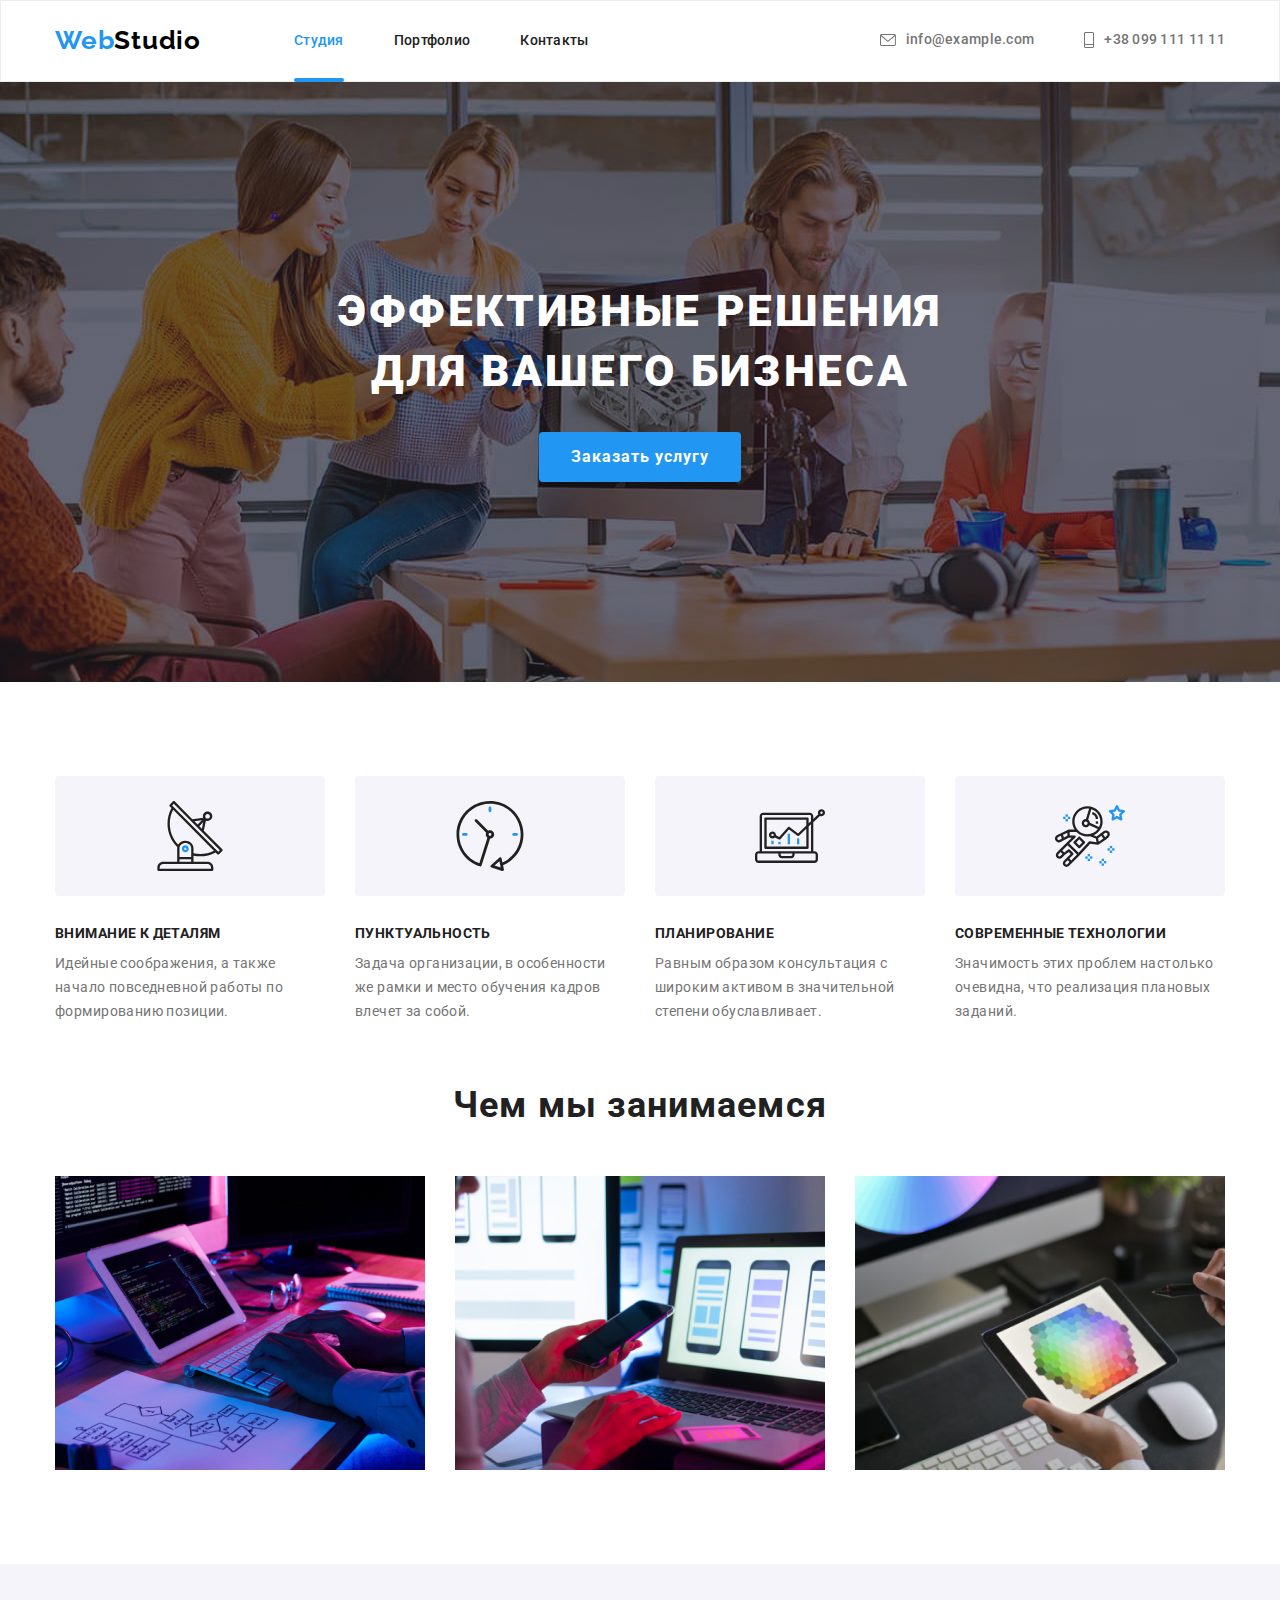
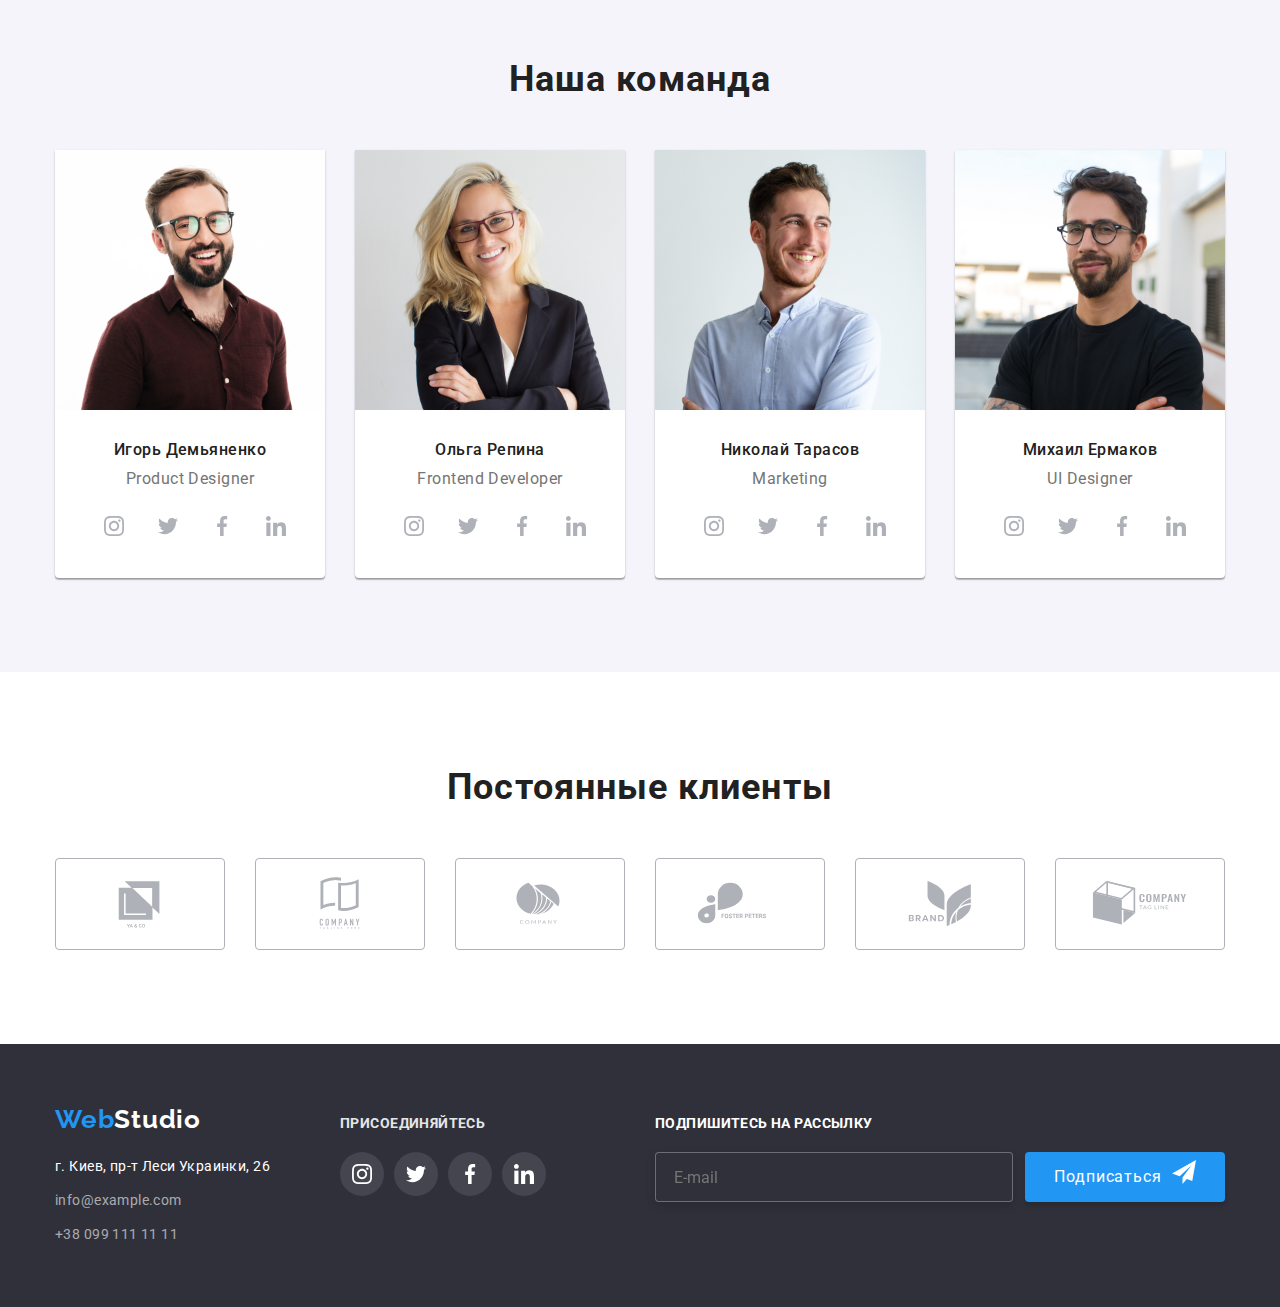
<file: index.html>
<!DOCTYPE html>
<html lang="ru">
  <head>
    <meta charset="UTF-8" />
    <meta http-equiv="X-UA-Compatible" content="IE=edge" />
    <meta name="viewport" content="width=device-width, initial-scale=1.0" />
    <link rel="preconnect" href="https://fonts.googleapis.com">
<link rel="preconnect" href="https://fonts.gstatic.com" crossorigin>
<link href="https://fonts.googleapis.com/css2?family=Raleway:wght@700&family=Roboto:wght@400;500;700;900&display=swap" rel="stylesheet">
<link rel="stylesheet" href="./css/modern-normalize.css" />
<link rel="stylesheet" href="./css/styles.css">

    <title>Document</title>
  </head>
  <body>
    <header class="header-home">
      <div class="container">
      <a class="header-home-logo" href="./WebStudio">Web<span class="logo-span">Studio</span> </a>

      <nav class="header-home-nav">
        <ul class="header-home-link">
          <li class="header-home-link-links"><a class="header-home-a active active-current" href="./index.html">Студия</a></li>
          <li class="header-home-link-links"><a class="header-home-a" href="./portfolio.html">Портфолио</a></li>
          <li class="header-home-link-links"><a class="header-home-a" href="./">Контакты</a></li>
        </ul>
      </nav>
      <ul class="header-home-contact">
        <li class="header-home-contacnlink">
         
          <a class="header-home-tel" href="mail:info@example.com">
            <svg class="mail-iconssvg" width="16" height="12">
              <use href="./images/icons.svg#icon-envelope-hover"></use>
            </svg>
            info@example.com</a></li>
        <li class="header-home-contacnlink">
         
          <a  class="header-home-tel" href="tel:+380991111111">
            <svg class="tel-iconssvg" width="10" height="16">
              <use href="./images/icons.svg#icon-Vector"></use>
            </svg>
            +38 099 111 11 11</a></li>
      </ul>
      </div>
    </header>
    
    <!--секция-->
   <main>
     <section class="section-home-button">
       <div class="container">
         
      <h1 class="section-home-button-logo button-logo">Эффективные решения для вашего бизнеса</h1>
      <button class="sec-home-button" type="button" data-modal-open>Заказать услугу</button>
      </div>
    </section>
      <section class="section-one section">
        <div class="container">
        
           <h2 hidden>Эффективные решения для вашего бизнеса</h2>
           
      <ul class="section-one-list home-one-ikons ">
       
        <li class="section-one-list-link one-ikons">
          <div class="oneicon">
             <svg class="one-link-icon" width="70" height="70">
              <use href="./images/icons.svg#icon-antenna-1"></use>
             </svg>
             </div>
          <h3 class="section-one-logo">Внимание к деталям</h3>
          <p class="section-one-text">
            Идейные соображения, а также начало повседневной работы по
            формированию позиции.
          </p>
        </li>
        <li class="section-one-list-link one-ikons">
            <div class="oneicon">
             <svg class="one-link-icon" width="70" height="70">
              <use href="./images/icons.svg#icon-clock-1"></use>
             </svg>
             </div>
          <h3 class="section-one-logo">Пунктуальность</h3>
          <p class="section-one-text">
            Задача организации, в особенности же рамки и место обучения кадров
            влечет за собой.
          </p>
        </li>
        <li class="section-one-list-link one-ikons">
           <div class="oneicon">
             <svg class="one-link-icon" width="70" height="70">
              <use href="./images/icons.svg#icon-diagram-1"></use>
             </svg>
             </div>
          <h3 class="section-one-logo">Планирование</h3>
          <p class="section-one-text">
            Равным образом консультация с широким активом в значительной степени
            обуславливает.
          </p>
        </li>
        <li class="section-one-list-link one-ikons">
          <div class="oneicon">
             <svg class="one-link-icon" width="70" height="70">
              <use href="./images/icons.svg#icon-astronaut-1"></use>
             </svg>
             </div>
          <h3 class="section-one-logo">Современные технологии</h3>
          <p class="section-one-text">
            Значимость этих проблем настолько очевидна, что реализация плановых
            заданий.
          </p>
        </li>
      </ul>
      </div>
    </section>

    <!--секция с фото-->
    <section class="home-photo section">
      <div class="container">
      <h2 class="home-photo-logo">Чем мы занимаемся</h2>
      <ul class="home-photo-link">
        <li class="home-photo-lins">
          <img
            src="./images/rabota1.jpg"
            alt="разработка придлжений"
            width="370"
            height="294"
          />
        </li>
        <li class="home-photo-lins">
          <img
            src="./images/rabota2.jpg"
            alt="разработка придлжений"
            width="370"
            height="294"
          />
        </li>
        <li class="home-photo-lins">
          <img
            src="./images/rabota3.jpg"
            alt="разработка придлжений"
            width="370"
            height="294"
          />
        </li>
      </ul>
      </div>
    </section>
    <!-- секция наша команда-->
    <section class="team section">
      <div class="container">
      <h2 class="team-logo">Наша команда</h2>
      <ul class="team-link">
        <li class="team-lins">
         
          <img src="./images/geroi.jpg" alt="команда" width="270" height="260" />
           <div class="padding-team">
          <h3 class="team-mini-logo">Игорь Демьяненко</h3>
          <p class="team-text" lang="en">Product Designer</p>
          <ul class="team-list list">
            <li class="team-icon"><a href="" class="team-list-a link">
              <svg class="tem-logo" width="20" height="20">
                <use href="./images/icons.svg#icon-instagram-2"></use>
            
              </svg>
            </a></li>
            <li class="team-icon"><a href="" class="team-list-a link">
              <svg class="tem-logo" width="20" height="20">
                <use href="./images/icons.svg#icon-twitter-1"></use>

              </svg>
            </a></li>
            <li class="team-icon"><a href="" class="team-list-a link">
              <svg class="tem-logo" width="20" height="20">
               <use href="./images/icons.svg#icon-facebook-1"></use>

              </svg>
            </a></li>
            <li class="team-icon"><a href="" class="team-list-a link">
              <svg class="tem-logo" width="20" height="20">
                <use href="./images/icons.svg#icon-linkedin-1"></use>
              </svg>
            </a></li>
          </ul>
          </div>
        </li>

        <li class="team-lins">
         
          <img
            src="./images/geroi1.jpg"
            alt="команда"
            width="270"
            height="260"
          />
           <div class="padding-team">
          <h3 class="team-mini-logo">Ольга Репина</h3>
          <p class="team-text" lang="en">Frontend Developer</p>
          <ul class="team-list list">
            <li class="team-icon"><a href="" class="team-list-a link">
              <svg class="tem-logo" width="20" height="20">
                <use href="./images/icons.svg#icon-instagram-2"></use>
            
              </svg>
            </a></li>
            <li class="team-icon"><a href="" class="team-list-a link">
              <svg class="tem-logo" width="20" height="20">
                <use href="./images/icons.svg#icon-twitter-1"></use>

              </svg>
            </a></li>
            <li class="team-icon"><a href="" class="team-list-a link">
              <svg class="tem-logo" width="20" height="20">
               <use href="./images/icons.svg#icon-facebook-1"></use>

              </svg>
            </a></li>
            <li class="team-icon"><a href="" class="team-list-a link">
              <svg class="tem-logo" width="20" height="20">
                <use href="./images/icons.svg#icon-linkedin-1"></use>
              </svg>
            </a></li>
          </ul>
          </div>
        </li>

        <li class="team-lins">
          
          <img
            src="./images/geroi2.jpg"
            alt="команда"
            width="270"
            height="260"
          />
          <div class="padding-team">
          <h3 class="team-mini-logo">Николай Тарасов</h3>
          <p class="team-text" lang="en">Marketing</p>
           <ul class="team-list list">
            <li class="team-icon"><a href="" class="team-list-a link">
              <svg class="tem-logo" width="20" height="20">
                <use href="./images/icons.svg#icon-instagram-2"></use>
            
              </svg>
            </a></li>
            <li class="team-icon"><a href="" class="team-list-a link">
              <svg class="tem-logo" width="20" height="20">
                <use href="./images/icons.svg#icon-twitter-1"></use>

              </svg>
            </a></li>
            <li class="team-icon"><a href="" class="team-list-a link">
              <svg class="tem-logo" width="20" height="20">
               <use href="./images/icons.svg#icon-facebook-1"></use>

              </svg>
            </a></li>
            <li class="team-icon"><a href="" class="team-list-a link">
              <svg class="tem-logo" width="20" height="20">
                <use href="./images/icons.svg#icon-linkedin-1"></use>
              </svg>
            </a></li>
          </ul>
          </div>
        </li>

        <li class="team-lins">
           
          <img
            src="./images/geroi3.jpg"
            alt="команда"
            width="270"
            height="260"
          />
          <div class="padding-team">
          <h3 class="team-mini-logo">Михаил Ермаков</h3>
          <p class="team-text" lang="en">UI Designer</p>

           <ul class="team-list list">
            <li class="team-icon"><a href="" class="team-list-a link">
              <svg class="tem-logo" width="20" height="20">
                <use href="./images/icons.svg#icon-instagram-2"></use>
            
              </svg>
            </a></li>
            <li class="team-icon"><a href="" class="team-list-a link">
              <svg class="tem-logo" width="20" height="20">
                <use href="./images/icons.svg#icon-twitter-1"></use>

              </svg>
            </a></li>
            <li class="team-icon"><a href="" class="team-list-a link">
              <svg class="tem-logo" width="20" height="20">
               <use href="./images/icons.svg#icon-facebook-1"></use>

              </svg>
            </a></li>
            <li class="team-icon"><a href="" class="team-list-a link">
              <svg class="tem-logo" width="20" height="20">
                <use href="./images/icons.svg#icon-linkedin-1"></use>
              </svg>
            </a></li>
          </ul>
          </div>
        </li>
      </ul>
      </div>
    </section>
    <!--секция новые иконки-->
    <section class="section-icons section">
      <div class="container">

      <h2 class="icons-logo">Постоянные клиенты</h2>
      <ul class="icons-new">
        <li class="icons-list-new">
          <a href="" class="icons-a">
          <svg class="icon-logo-last" width="106" height="60">
            <use href="./images/icons.svg#icon-Logo"></use>
          </svg>
          </a>
        </li>
        <li class="icons-list-new">
          <a href="" class="icons-a">
          <svg class="icon-logo-last" width="106" height="60">
            <use href="./images/icons.svg#icon-Logo-1"></use>
          </svg>
          </a>
        </li>
        <li class="icons-list-new">
          <a href="" class="icons-a">
          <svg class="icon-logo-last" width="106" height="60">
            <use href="./images/icons.svg#icon-Logo-2"></use>
          </svg>
          </a>
        </li>
        <li class="icons-list-new">
          <a href="" class="icons-a">
          <svg class="icon-logo-last" width="106" height="60">
            <use href="./images/icons.svg#icon-Logo-3"></use>
          </svg>
          </a>
        </li>
        <li class="icons-list-new">
         <a href="" class="icons-a">
          <svg class="icon-logo-last" width="106" height="60">
            <use href="./images/icons.svg#icon-Logo-4"></use>
          </svg>
          </a>
        </li>
        <li class="icons-list-new">
         <a href="" class="icons-a">
          <svg class="icon-logo-last" width="106" height="60">
            <use href="./images/icons.svg#icon-Logo-5"></use>
          </svg>
          </a>
        </li>
      </ul>
      </div>


    </section>
   </main>
    <!--концовка-->
    <footer class="footer-home ">
      <section class="section-footer container">
      <div class=" footer-div">
      <a class="footer-home-logo" href="./WebStudio">Web<span class="footer-spen">Studio</span>  </a>
      <address class="footer-home-adress">г. Киев, пр-т Леси Украинки, 26</address>
      <ul class="footer-home-link">
        <li class="footer-home-lins"><a class="footer-home-tel" href="mail:info@example.com">info@example.com</a></li>
        <li class="footer-home-lins"><a class="footer-home-tel" href="tel:+380991111111">+38 099 111 11 11</a></li>
      </ul>
</div>

      
        

        <div class=" section-h2">
      <h2 class="foter-h2">присоединяйтесь</h2>
      

      
        

      
     
     
      
      <ul class="footer-icons">
        
            <li class="footer-icins-li"><a href="" class="footer-icins-a">
              <svg class="footer-icins-logo" width="20" height="20">
                <use href="./images/icons.svg#icon-instagram-3"></use>
            
              </svg>
            </a></li>
            <li class="footer-icins-li"><a href="" class="footer-icins-a">
              <svg class="footer-icins-logo" width="20" height="20">
                <use href="./images/icons.svg#icon-twitter-2"></use>

              </svg>
            </a></li>
            <li class="footer-icins-li"><a href="" class="footer-icins-a">
              <svg class="footer-icins-logo" width="20" height="20">
               <use href="./images/icons.svg#icon-facebook-2"></use>

              </svg>
            </a></li>
            <li class="footer-icins-li"><a href="" class="footer-icins-a">
              <svg class="footer-icins-logo" width="20" height="20">
                <use href="./images/icons.svg#icon-linkedin-2"></use>
              </svg>
            </a></li>
          </ul>
         </div>
        
           <form class="subscription-form">
             <h2 class="footer-label">Подпишитесь на рассылку</h2>
          <div class="subscription-mail-form">
        
         <input type="text" name="mail" id="foter-mail" placeholder="E-mail" class="futer-input">
         <button class="footer-buten" type="submit">Подписаться
          <span>
           <svg class="subscription-icon" width="24" height="24">
                <use href="./images/icons.svg#icon-tele"></use>
              </svg>
          </span>
         </button>
         </div>
         
        

           </form>
        
         
         </section>
         
         
          
         
      
    </footer>
    <div class="backdrop is-hidden " data-modal>
      <div class="modal">
        <button type="button" class="modal-close" data-modal-close>
          <svg class="footer-isins-logo" width="10" height="10">
            <use href="./images/icons.svg#icon-krestik"></use>
          </svg>
        </button>
        
          <p class="modal-title">Оставьте свои данные, мы вам перезвоним</p>
        
        <form class="modal-form">
          <div class="modal-in">
         
          <div class="input-wrap">
          <label class="modal-label" for="user-name">Имя</label>
<input  type="text" name="user-name" class="modal-input" id="user-name" placeholder=""  >
<svg class="imput-svg">
  <use href="./images/icons.svg#icon-person-black-18dp-1" width="18" height="18"></use>
</svg>
          </div>
</div>

 <div class="input-wrap">
         <label class="modal-label" for="user-tel">Телефон</label>
<input type="tel" name="user-tel" class="modal-input" id="user-tel" placeholder="">
<svg class="imput-svg">
  <use href="./images/icons.svg#icon-phone-black-18dp-1" width="18" height="18"></use>
</svg>
</div>


<div class="input-wrap">
<label class="modal-label" for="user-mail">Почта</label>
<input type="email" name="user-mail" class="modal-input" id="user-mail" placeholder="">
<svg class="imput-svg">
  <use href="./images/icons.svg#icon-email-black-18dp-1" width="18" height="18"></use>
</svg>
</div>

<div class="modal-field">
<label class="modal-label" for="user-tex">Комментарий</label>

<textarea name="user-tex" id="user-tex" class="user-tex" placeholder="Введите текст"  ></textarea>

</div>
<div class="model-cgecbox">
  <input class="checkbox visually-hidden" type="checkbox" name="checkbox" id="checkbox">
  <label class="checkbox-tex" for="checkbox">Соглашаюсь с рассылкой и принимаю&nbsp; <a class="" href="">Условия договора</a>
  </label>
</div>

<button type="submit" class="sec-home-button btm" >Отправить</button>
</form>
        
        


       

  
        

 
        
       


  



      </div>
    </div>
    <script src="./js/modal.js"></script>
  </body>
</html>
</file>
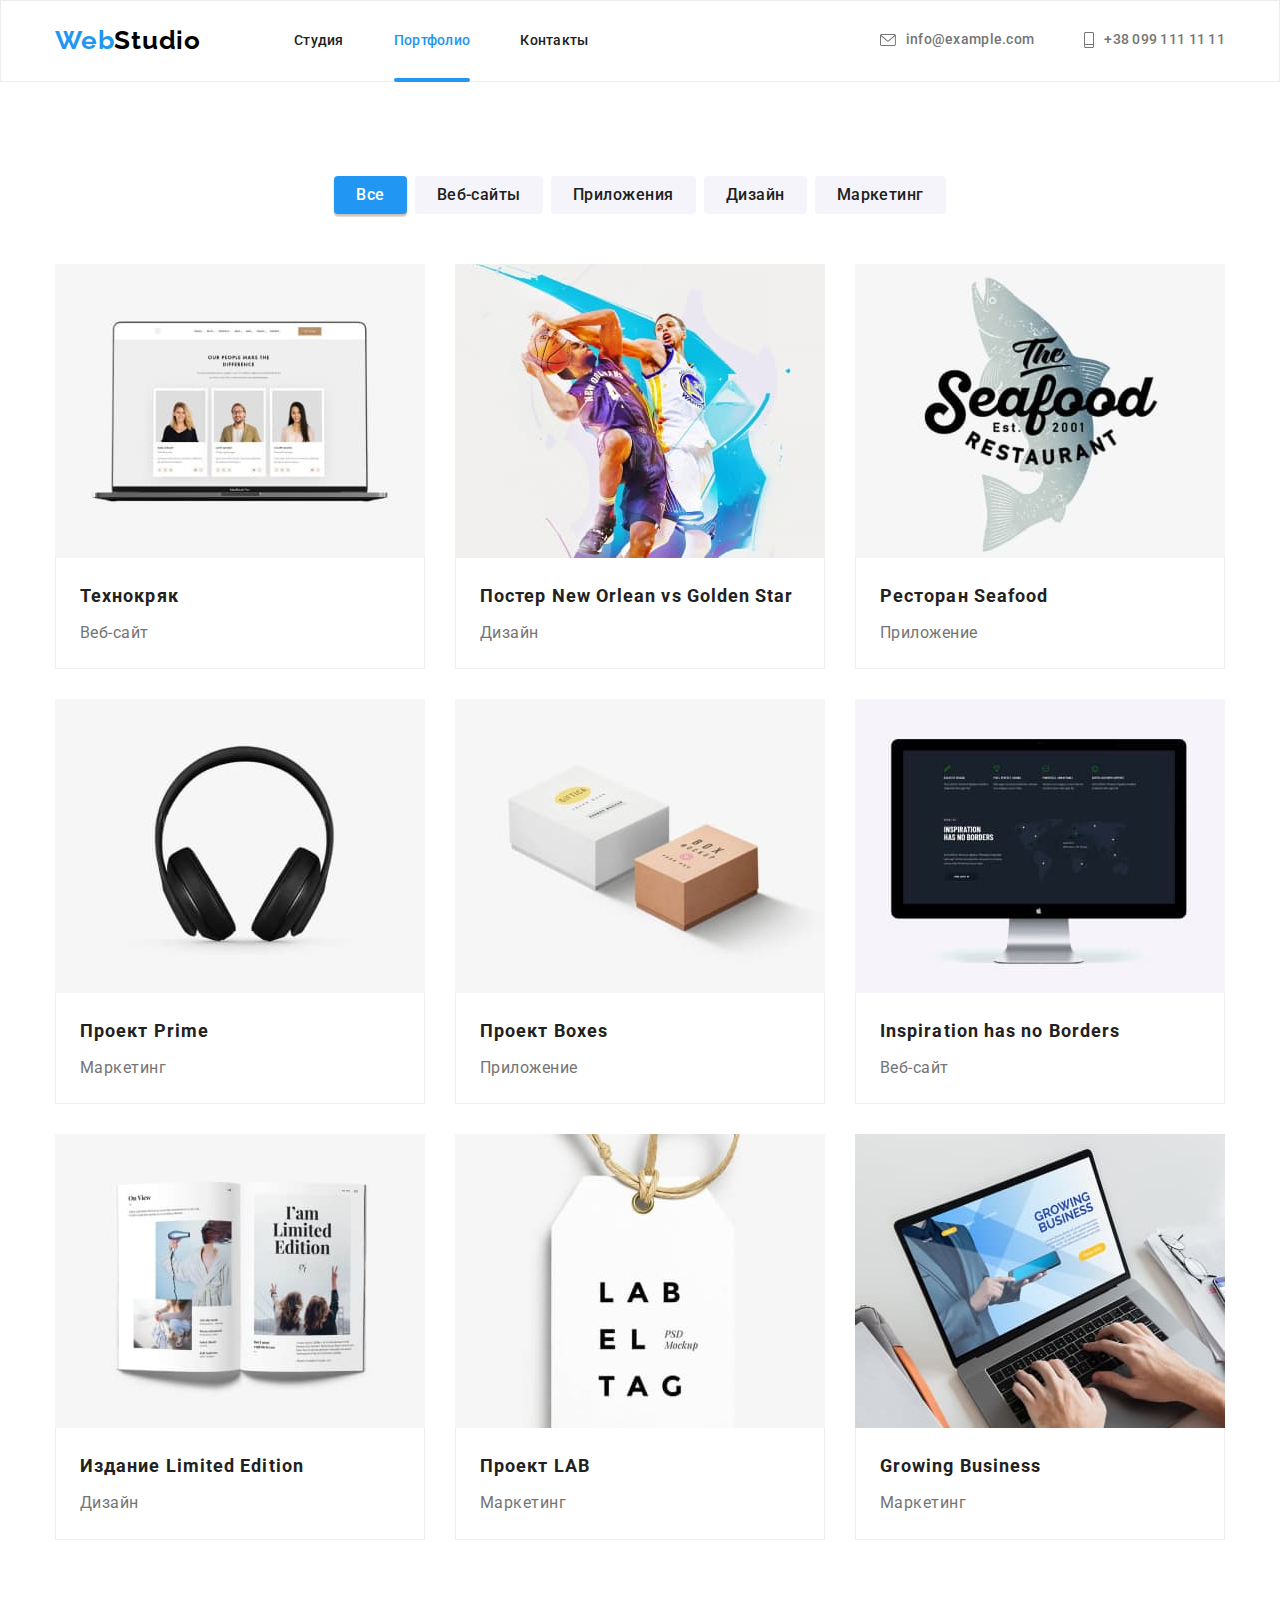
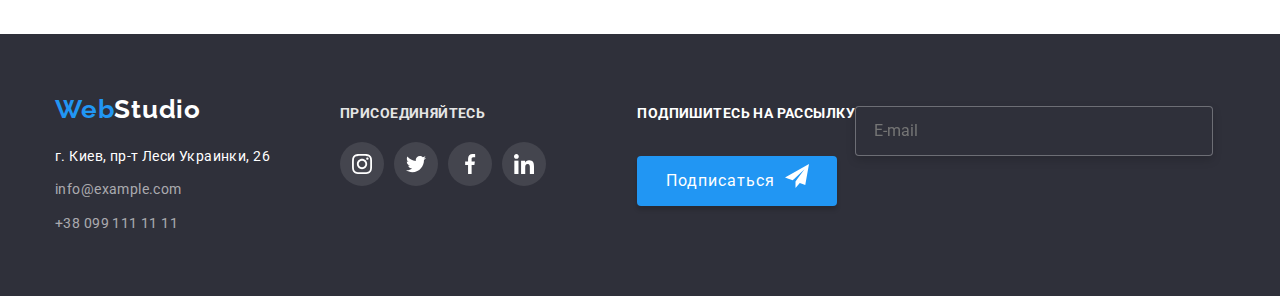
<file: portfolio.html>
<!DOCTYPE html>
<html lang="ru">
<head>
    <meta charset="UTF-8">
    <meta http-equiv="X-UA-Compatible" content="IE=edge">
    <meta name="viewport" content="width=device-width, initial-scale=1.0">
    <link rel="preconnect" href="https://fonts.googleapis.com">
    
<link rel="preconnect" href="https://fonts.gstatic.com" crossorigin>
<link href="https://fonts.googleapis.com/css2?family=Raleway:wght@700&family=Roboto:wght@400;500;700;900&display=swap" rel="stylesheet">
<link rel="stylesheet" href="./css/modern-normalize.css" />
<link rel="stylesheet" href="./css/styles.css">
<title>Document</title>

</head>
<body>
 <header class="header-home">
      <div class="container">
      <a class="header-home-logo" href="./WebStudio">Web<span class="logo-span">Studio</span> </a>

      <nav class="header-home-nav">
        <ul class="header-home-link">
          <li class="header-home-link-links"><a class="header-home-a" href="./index.html">Студия</a></li>
          <li class="header-home-link-links"><a class="header-home-a, active active-current" href="./portfolio.html">Портфолио</a></li>
          <li class="header-home-link-links"><a class="header-home-a" href="./">Контакты</a></li>
        </ul>
      </nav>
      <ul class="header-home-contact">
        <li class="header-home-contacnlink">
         
          <a class="header-home-tel" href="mail:info@example.com">
            <svg class="mail-iconssvg" width="16" height="12">
              <use href="./images/icons.svg#icon-envelope-hover"></use>
            </svg>
            info@example.com</a></li>
        <li class="header-home-contacnlink">
         
          <a  class="header-home-tel" href="tel:+380991111111">
            <svg class="tel-iconssvg" width="10" height="16">
              <use href="./images/icons.svg#icon-Vector"></use>
            </svg>
            +38 099 111 11 11</a></li>
      </ul>
      </div>
    </header>
    <main>
        <section class="section-button section">
            <div class="container">
            <h1 hidden>портфолио</h1>
            
        <ul class="section-ul">
            <li class="section-li"><button class="section-butn active-button" type="button">Все</button></li>
            <li class="section-li"><button class="section-butn" type="button">Веб-сайты</button></li>
            <li class="section-li"><button class="section-butn" type="button">Приложения</button></li>
            <li class="section-li"><button class="section-butn" type="button">Дизайн</button></li>
            <li class="section-li"><button class="section-butn" type="button">Маркетинг</button></li>
        </ul>
        
    
   
        <ul class="section-galeri-ul">
            <li class="section-galeri-list">
              <div class="galeri-top-wrap">
                <img src="./images/images-portfolio/portfolio-1.jpg" alt="портфолио" width="370" height="294">
              <p class="galeri-top-tex">
Ресурс предлагает комплексные предложения с разным уровнем функционала и сервисов. Все это позволит посетителю получить исчерпывающие сведения о компании или частном лице.
              </p>
              </div>
                <div class="galeri-wrapper">
            <h2 class="section-galeri-logo">Технокряк</h2>
            <p class="section-galeri-text">Веб-сайт</p>
            </div>
            </li>
            <li class="section-galeri-list"> <div class="galeri-top-wrap">
                <img src="./images/images-portfolio/portfolio-2.jpg" alt="портфолио" width="370" height="294">
              <p class="galeri-top-tex">
Ресурс предлагает комплексные предложения с разным уровнем функционала и сервисов. Все это позволит посетителю получить исчерпывающие сведения о компании или частном лице.
              </p>
              </div>
                <div class="galeri-wrapper">
                <h2 class="section-galeri-logo">Постер New Orlean vs Golden Star</h2>
                <p class="section-galeri-text">Дизайн</p>
                </div>
                </li>
                <li class="section-galeri-list"> <div class="galeri-top-wrap">
                <img src="./images/images-portfolio/portfolio-3.jpg" alt="портфолио" width="370" height="294">
              <p class="galeri-top-tex">
Ресурс предлагает комплексные предложения с разным уровнем функционала и сервисов. Все это позволит посетителю получить исчерпывающие сведения о компании или частном лице.
              </p>
              </div>
                    <div class="galeri-wrapper">
                    <h2 class="section-galeri-logo">Ресторан Seafood</h2>
                    <p class="section-galeri-text">Приложение</p>
                    </div>
                    </li>
                    <li class="section-galeri-list"> <div class="galeri-top-wrap">
                <img src="./images/images-portfolio/portfolio-4.jpg" alt="портфолио" width="370" height="294">
              <p class="galeri-top-tex">
Ресурс предлагает комплексные предложения с разным уровнем функционала и сервисов. Все это позволит посетителю получить исчерпывающие сведения о компании или частном лице.
              </p>
              </div>
                        <div class="galeri-wrapper">
                        <h2 class="section-galeri-logo">Проект Prime</h2>
                        <p class="section-galeri-text">Маркетинг</p>
                        </div>
                        </li>
                        <li class="section-galeri-list"> <div class="galeri-top-wrap">
                <img src="./images/images-portfolio/portfolio-5.jpg" alt="портфолио" width="370" height="294">
              <p class="galeri-top-tex">
Ресурс предлагает комплексные предложения с разным уровнем функционала и сервисов. Все это позволит посетителю получить исчерпывающие сведения о компании или частном лице.
              </p>
              </div>
                            <div class="galeri-wrapper">
                            <h2 class="section-galeri-logo">Проект Boxes</h2>
                            <p class="section-galeri-text">Приложение</p>
                            </div>
                            </li>
                            <li class="section-galeri-list"> <div class="galeri-top-wrap">
                <img src="./images/images-portfolio/portfolio-6.jpg" alt="портфолио" width="370" height="294">
              <p class="galeri-top-tex">
Ресурс предлагает комплексные предложения с разным уровнем функционала и сервисов. Все это позволит посетителю получить исчерпывающие сведения о компании или частном лице.
              </p>
              </div>
                                <div class="galeri-wrapper">
                                <h2 class="section-galeri-logo" lang="en">Inspiration has no Borders</h2>
                                <p class="section-galeri-text">Веб-сайт</p>
                                </div>
                                </li>
                                <li class="section-galeri-list"> <div class="galeri-top-wrap">
                <img src="./images/images-portfolio/portfolio-7.jpg" alt="портфолио" width="370" height="294">
              <p class="galeri-top-tex">
Ресурс предлагает комплексные предложения с разным уровнем функционала и сервисов. Все это позволит посетителю получить исчерпывающие сведения о компании или частном лице.
              </p>
              </div>
                                    <div class="galeri-wrapper">
                                    <h2 class="section-galeri-logo">Издание Limited Edition</h2>
                                    <p class="section-galeri-text">Дизайн</p>
                                    </div>
                                    </li>
                                    <li class="section-galeri-list"> <div class="galeri-top-wrap">
                <img src="./images/images-portfolio/portfolio-8.jpg" alt="портфолио" width="370" height="294">
              <p class="galeri-top-tex">
Ресурс предлагает комплексные предложения с разным уровнем функционала и сервисов. Все это позволит посетителю получить исчерпывающие сведения о компании или частном лице.
              </p>
              </div>
                                        <div class="galeri-wrapper">
                                        <h2 class="section-galeri-logo">Проект LAB</h2>
                                        <p class="section-galeri-text">Маркетинг</p>
                                        </div>
                                        </li>
                                        <li class="section-galeri-list"> <div class="galeri-top-wrap">
                <img src="./images/images-portfolio/portfolio-9.jpg" alt="портфолио" width="370" height="294">
              <p class="galeri-top-tex">
Ресурс предлагает комплексные предложения с разным уровнем функционала и сервисов. Все это позволит посетителю получить исчерпывающие сведения о компании или частном лице.
              </p>
              </div>
                                            <div class="galeri-wrapper">
                                            <h2 class="section-galeri-logo" lang="en">Growing Business</h2>
                                            <p class="section-galeri-text">Маркетинг</p>
                                            </div>
                                            </li>

        </ul>
        
        </div>
    </section>
    </main>
    <footer class="footer-home ">
      <section class="section-footer container">
      <div class=" footer-div">
      <a class="footer-home-logo" href="./WebStudio">Web<span class="footer-spen">Studio</span>  </a>
      <address class="footer-home-adress">г. Киев, пр-т Леси Украинки, 26</address>
      <ul class="footer-home-link">
        <li class="footer-home-lins"><a class="footer-home-tel" href="mail:info@example.com">info@example.com</a></li>
        <li class="footer-home-lins"><a class="footer-home-tel" href="tel:+380991111111">+38 099 111 11 11</a></li>
      </ul>
</div>

      
        

        <div class=" section-h2">
      <h2 class="foter-h2">присоединяйтесь</h2>
      

      
        

      
     
     
      
      <ul class="footer-icons">
        
            <li class="footer-icins-li"><a href="" class="footer-icins-a">
              <svg class="footer-icins-logo" width="20" height="20">
                <use href="./images/icons.svg#icon-instagram-3"></use>
            
              </svg>
            </a></li>
            <li class="footer-icins-li"><a href="" class="footer-icins-a">
              <svg class="footer-icins-logo" width="20" height="20">
                <use href="./images/icons.svg#icon-twitter-2"></use>

              </svg>
            </a></li>
            <li class="footer-icins-li"><a href="" class="footer-icins-a">
              <svg class="footer-icins-logo" width="20" height="20">
               <use href="./images/icons.svg#icon-facebook-2"></use>

              </svg>
            </a></li>
            <li class="footer-icins-li"><a href="" class="footer-icins-a">
              <svg class="footer-icins-logo" width="20" height="20">
                <use href="./images/icons.svg#icon-linkedin-2"></use>
              </svg>
            </a></li>
          </ul>
         </div>
        
           <form class="subscription-form">
          <div class="subscription-mail-form">

         <label class="footer-label" for="">Подпишитесь на рассылку</label>
         
         <input type="text" name="mail" id="foter-mail" placeholder="E-mail" class="futer-input">
         </div>
         <button class="footer-buten" type="submit">Подписаться
          <span>
           <svg class="subscription-icon" width="24" height="24">
                <use href="./images/icons.svg#icon-tele"></use>
              </svg>
          </span>
         </button>
        

           </form>
        
         
         </section>
         
         
          
         
      
    </footer>
    
</body>
</html>
</file>
<file: css/styles.css>
body {
  font-family: "Roboto", sans-serif;
  color: #e5e5e5;
}

p,
h1,
h2,
h3,
h4,
h5,
h6 {
  margin: 0;
}

ul {
  margin: 0;
  padding-left: 0;
}

button {
  cursor: pointer;
}

a {
  color: currentColor;
}

img {
  display: block;
  max-width: 100%;
  height: auto;
}

.section {
  padding: 94px 0;
}

/*-------шапка главная-------------*/

.header-home {
  padding-top: 24px;
  padding-bottom: 25px;
  border: 1px solid #ececec;
}

.header-home .container {
  display: flex;
  align-items: center;
}
.container {
  width: 1200px;
  padding-left: 15px;
  padding-right: 15px;
  margin: 0 auto;
}
.header-home-logo {
  font-family: "Raleway";

  font-weight: 700;
  font-size: 26px;
  line-height: 1.19;
  letter-spacing: 0.03em;

  color: #2196f3;
  text-decoration: none;
  display: flex;
  margin-right: 93px;
}

.logo-span {
  color: #000000;
}

.header-home-link {
  list-style: none;
  text-decoration: none;

  font-weight: 500;
  font-size: 14px;
  line-height: 16px;
  letter-spacing: 0.02em;

  color: #212121;
  cursor: pointer;
  display: flex;
}

.header-home-a:hover {
  color: #2196f3;
}
.header-home-a:focus {
  color: #2196f3;
}

.active {
  position: relative;
  padding: 32px 0;
  list-style: none;
  text-decoration: none;
  color: #2196f3;

  font-weight: 500;
  font-size: 14px;
  line-height: 16px;
  letter-spacing: 0.02em;

  cursor: pointer;
}

.active-current::after {
  position: absolute;
  content: "";
  bottom: -2px;
  left: 0;
  display: block;
  width: 100%;
  height: 4px;

  background-color: #2196f3;
  border-radius: 2px;
}

.header-home-link-links:not(:last-child) {
  margin-right: 50px;
}
.header-home-a {
  text-decoration: none;
  transition: color 250ms cubic-bezier(0.4, 0, 0.2, 1);
}
.header-home-contact {
  display: flex;
  margin-left: auto;
}
.header-home-contacnlink {
  list-style: none;
  margin-right: 50px;
}
.header-home-contacnlink:last-child {
  margin-right: 0;
}
.header-home-tel:hover {
  color: #2196f3;
}
.header-home-tel:focus {
  color: #2196f3;
}
.header-home-tel {
  display: flex;
  list-style: none;
  text-decoration: none;
  font-weight: 500;
  font-size: 14px;
  line-height: 1.14;
  letter-spacing: 0.02em;

  color: #757575;
  align-items: center;
  transition: color 250ms cubic-bezier(0.4, 0, 0.2, 1);
}
.mail-iconssvg {
  fill: #757575;
  margin-right: 10px;
}

.tel-iconssvg {
  fill: #757575;
  margin-right: 10px;
}
.header-home-tel:hover .tel-iconssvg {
  fill: #2196f3;
}
.header-home-tel:hover .mail-iconssvg {
  fill: #2196f3;
}

.header-home-tel:focus .tel-iconssvg {
  fill: #2196f3;
}

.header-home-tel:focus .mail-iconssvg {
  fill: #2196f3;
}
/*-------кнопка-------------*/
.section-home-button {
  background-color: #2f303a;
  padding: 200px 0;

  background-image: linear-gradient(
      rgba(47, 48, 58, 0.4),
      rgba(47, 48, 58, 0.4)
    ),
    url(../images/hiro/hero-bg.jpg);
  max-width: 1600px;

  margin-right: auto;
  margin-left: auto;

  background-position: center;
  background-repeat: no-repeat;

  background-size: cover;
}

.section-home-button-logo {
  font-weight: 900;
  font-size: 44px;
  line-height: 1.36;
  text-align: center;
  letter-spacing: 0.06em;
  text-transform: uppercase;

  color: #ffffff;
  max-width: 696px;

  margin: 0 auto;
  margin-bottom: 30px;
}
.sec-home-button {
  background-color: #2196f3;
  cursor: pointer;
  box-shadow: 0px 4px 4px rgba(0, 0, 0, 0.15);
  border-radius: 4px;
  font-family: inherit;

  font-weight: 700;
  font-size: 16px;
  line-height: 1.9;

  align-items: center;

  letter-spacing: 0.06em;

  color: #ffffff;
  margin: 0 auto;
  display: block;
  padding: 10px 32px;
  border: none;
  transition: color 250ms cubic-bezier(0.4, 0, 0.2, 1),
    background-color 250ms cubic-bezier(0.4, 0, 0.2, 1);
}
.sec-home-button:hover {
  background-color: #188ce8;
}
.sec-home-button:focus {
  background-color: #188ce8;
}

/*-------первая секция-------------*/
.section-one {
  background-color: #ffffff;
  margin-bottom: 0;
  padding-bottom: 0;
}

.home-one-ikons {
  display: flex;
}
.one-ikons:first-child {
  margin-left: 0;
}
.one-ikons {
  width: 270px;
  height: 120px;
  margin-left: 30px;
  list-style: none;
}
.oneicon {
  display: flex;
  align-items: center;
  justify-content: center;
  width: 100%;
  height: 100%;

  background-color: #f5f4fa;
  border-radius: 4px;
}

.home-one-ikons {
  padding-bottom: 94px;
}

.section-one-list {
  list-style: none;
  display: flex;
}
.section-one-list-link + .section-one-list-link {
  margin-left: 30px;
}

.section-one-list-link {
  max-width: 270px;
}

.section-one-logo {
  font-weight: 700;
  font-size: 14px;
  line-height: 1.14;
  letter-spacing: 0.03em;
  text-transform: uppercase;

  color: #212121;

  margin-bottom: 10px;
  margin-top: 30px;
}

.section-one-text {
  font-size: 14px;
  line-height: 1.71;

  letter-spacing: 0.03em;

  color: #757575;
}

/*-------секция с фото-------------*/
.home-photo {
  background-color: #ffffff;
}
.home-photo-logo {
  text-align: center;

  margin-bottom: 50px;

  font-weight: 700;
  font-size: 36px;
  line-height: 1.17;
  letter-spacing: 0.03em;

  color: #212121;
}
.home-photo-link {
  list-style: none;
  display: flex;
}

.home-photo-lins + .home-photo-lins {
  margin-left: 30px;
}

/*-------наша команда-------------*/
.team {
  background-color: #f5f4fa;
}
.team-logo {
  margin-bottom: 50px;
  font-weight: 700;
  font-size: 36px;
  line-height: 1.17;
  text-align: center;
  letter-spacing: 0.03em;
  color: #212121;
}
.team-link {
  list-style: none;
  display: flex;
}
.padding-team {
  padding: 30px 0;
}
.team-lins {
  background-color: #ffffff;
  box-shadow: 0px 1px 3px rgba(0, 0, 0, 0.12), 0px 1px 1px rgba(0, 0, 0, 0.14),
    0px 2px 1px rgba(0, 0, 0, 0.2);
  border-radius: 0px 0px 4px 4px;
}
.team-lins + .team-lins {
  margin-left: 30px;
}
.team-mini-logo {
  font-weight: 500;
  font-size: 16px;
  line-height: 1.19;
  text-align: center;
  letter-spacing: 0.03em;
  color: #212121;

  margin-bottom: 10px;
}
.team-list {
  display: flex;

  justify-content: center;
  list-style: none;
}

.team-icon {
  width: 44px;
  height: 44px;
  margin-left: 10px;
}

.team-list-a {
  display: flex;
  align-items: center;
  justify-content: center;
  width: 100%;
  height: 100%;
  border-radius: 50%;
  background-color: #ffffff;
  color: #afb1b8;
  transition: color 250ms cubic-bezier(0.4, 0, 0.2, 1),
    background-color 250ms cubic-bezier(0.4, 0, 0.2, 1);
}

.team-list-a:focus {
  background-color: #2196f3;
  color: #ffffff;
}
.team-list-a:hover {
  background-color: #2196f3;
  color: #ffffff;
}

.tem-logo {
  fill: currentColor;
}

.team-text {
  font-size: 16px;
  line-height: 1.19;
  /* identical to box height */

  text-align: center;
  letter-spacing: 0.03em;

  color: #757575;
  margin-bottom: 16px;
}
/*секция новые иконки-*/

.icons-logo {
  font-weight: 700;
  font-size: 36px;
  line-height: 1.17;
  text-align: center;
  letter-spacing: 0.03em;

  color: #212121;
  margin-bottom: 50px;
}

.icons-new {
  display: flex;
  list-style: none;
}

.icons-list-new {
  width: 170px;
  height: 92px;
  margin-left: 30px;
}
.icons-list-new:first-child {
  margin-left: 0;
}

.icons-a {
  display: flex;
  align-items: center;
  justify-content: center;
  width: 100%;
  height: 100%;
  border: 1px solid #afb1b8;
  border-radius: 4px;

  color: #afb1b8;
  transition: color 250ms cubic-bezier(0.4, 0, 0.2, 1),
    background-color 250ms cubic-bezier(0.4, 0, 0.2, 1);
}

.icons-a:hover {
  color: #2196f3;
  border: 1px solid #2196f3;
}

.icon-logo-last {
  fill: currentColor;
}

/*-------концовка-------------*/
.footer-home {
  background-color: #2f303a;
  text-decoration: none;
  padding-top: 60px;
  padding-bottom: 60px;
}

.section-footer {
  display: flex;
  align-items: baseline;
}

.footer-home-logo {
  font-family: "Raleway";

  font-weight: 700;
  font-size: 26px;
  line-height: 1.19;
  letter-spacing: 0.03em;
  color: #2196f3;
  text-decoration: none;
}
.footer-spen {
  color: #ffffff;
}

.footer-home-adress {
  font-style: normal;
  font-size: 14px;
  line-height: 1.7;
  /* or 171% */

  letter-spacing: 0.03em;

  color: #ffffff;
  margin-top: 20px;
  margin-bottom: 10px;
}

.footer-home-tel:hover {
  color: #2196f3;
}
.footer-home-lins {
  list-style: none;
  margin-bottom: 10px;
}
.footer-home-lins:last-child {
  margin-bottom: 0;
}
.footer-home-tel {
  text-decoration: none;
  transition: color 250ms cubic-bezier(0.4, 0, 0.2, 1);

  font-size: 14px;
  line-height: 1.7;

  letter-spacing: 0.03em;

  color: rgba(255, 255, 255, 0.6);
}
.section-h2 {
  margin-left: 70px;
}

.foter-h2 {
  font-weight: 700;
  font-size: 14px;
  line-height: 1.14;
  letter-spacing: 0.03em;
  text-transform: uppercase;
  margin-bottom: 20px;
}
.footer-icons {
  display: flex;

  list-style: none;
}

.footer-icins-li {
  margin-right: 10px;
  width: 44px;
  height: 44px;
  transition: color 250ms cubic-bezier(0.4, 0, 0.2, 1),
    background-color 250ms cubic-bezier(0.4, 0, 0.2, 1);
}

.footer-icins-a {
  display: flex;
  color: #ffffff;
  align-items: center;
  justify-content: center;
  width: 100%;
  height: 100%;
  border-radius: 50%;
  background-color: rgba(255, 255, 255, 0.1);
  transition: color 250ms cubic-bezier(0.4, 0, 0.2, 1),
    background-color 250ms cubic-bezier(0.4, 0, 0.2, 1);
}
.footer-icins-logo {
  fill: currentColor;
}

.footer-icins-li :focus {
  background-color: #2196f3;
}

.footer-icins-li :hover {
  background-color: #2196f3;
}

.subscription-form{ 
  margin-left: auto;
}
.footer-label{
  font-weight: 700;
font-size: 14px;
line-height: 1.14;
letter-spacing: 0.03em;
text-transform: uppercase;
margin-bottom: 20px;
color: #FFFFFF;
}
.subscription-mail-form {
   display: flex;
  
}

.subscription-icon{
margin-left: 10px;
}

.futer-input {
    
  margin-right: 12px;

  width: 358px;
height: 50px;

  font-size: 16px;
  line-height: 1.25;

  color: rgba(255, 255, 255, 0.6);
  background-color:  #2F303A;

  border: 1px solid rgba(255, 255, 255, 0.3);
  filter: drop-shadow(0px 4px 4px rgba(0, 0, 0, 0.15));
  border-radius: 4px;
}

.futer-input::placeholder{
   padding-top: 15px;
  padding-bottom: 15px;
  padding-left: 16px;
}

.footer-buten {
    display: flex;
  justify-content: center;
  align-items: center;
  text-align: center;

  padding: 0;

  width: 200px;
  height: 50px;
  font-size: 16px;
  line-height: 1.88;
  letter-spacing: 0.06em;

  color: #FFFFFF;
  background-color: #2196F3;
  box-shadow: 0px 4px 4px rgba(0, 0, 0, 0.15);
border: none;
  border-radius: 4px;


}
.foter-div-button {
  justify-content: center;
  align-items: center;
}

.backdrop {
  position: fixed;
  top: 0;
  left: 0;
  width: 100%;
  height: 100%;
  background-color: rgba(0, 0, 0, 0.2);
  transition: opacity 250ms linear, visibility 250ms linear;
}
.backdrop .is-hidden .modal {
  transform: translate(-50%, -50%) scale(0);
}

.modal {
  position: absolute;
  top: 50%;
  left: 50%;
  transform: translate(-50%, -50%) scale(1);
  width: 528px;
  height: 581px;
  background-color: #ffffff;
  transition: transform 250ms;
  padding: 40px;
  border-radius: 4px;
}

.modal-close {
  position: absolute;
  right: 10px;
  top: 10px;

  width: 30px;
  height: 30px;
  border: 1px solid rgba(0, 0, 0, 0.1);
  border-radius: 50%;
  background-color: transparent;
  display: flex;
  justify-content: center;
  align-items: center;
  padding: 0;
}
.modal-close:hover {fill: #2196f3;}
.is-hidden {
  opacity: 0;
  visibility: hidden;
  pointer-events: none;
}
.modal-title {
  font-weight: 700;
  font-size: 20px;
  line-height: 1.15;
  text-align: center;
  letter-spacing: 0.03em;

  color: #212121;
  justify-content: center;
  margin-bottom: 12px;
}
.modal-form {
}
.modal-input {
  width: 100%;

  height: 40px;
  
 
padding-left: 42px;
  border: 1px solid rgba(33, 33, 33, 0.2);
  border-radius: 4px;
  background-color: transparent;
  
  outline: transparent;
}
.modal-input::placeholder {
  font-weight: 400;
  font-size: 12px;
  line-height: 1.17;

  letter-spacing: 0.01em;

  color: #757575;
  
}
.input-wrap :focus {
border-color: #2196F3;
}
.input-wrap :focus +.imput-svg {
fill: #2196f3;
}
.modal-in {
  margin-bottom: 10px;
}

.btm {
  display: block;
  margin: 0 auto;
}
.modal-label {
  display: block;
  margin-bottom: 4px;
  font-weight: 400;
  font-size: 12px;
  line-height: 1.16;

  letter-spacing: 0.01em;

  color: #757575;
}
.input-wrap {
 position: relative;
 margin-bottom: 10px;
}

.imput-svg {
  position: absolute;
  left: 12px;
bottom: 11px;
  width: 18px;
  height: 18px;
   
}
.user-tex {
  width: 100%;
  height: 120px;
  border: 1px solid rgba(33, 33, 33, 0.2);
  border-radius: 4px;
  resize: none;
  padding: 12px 16px;
}
.user-tex::placeholder {
  font-weight: 400;
  font-size: 12px;
  line-height: 1.17;
  
}

.model-cgecbox {
  display: flex;
  margin-top: 20px;
  align-items: center;
  margin-bottom: 30px;
  justify-content: center;
}

.checkbox {
}
.checkbox:checked + .checkbox-tex::before {
  background-color: #2196f3;
  background-image:url(../images/gala.svg);
  background-repeat: no-repeat;
  background-position:center;
  border: none;
}

.checkbox-tex {
  font-weight: 400;
  font-size: 14px;
  line-height: 2;
  letter-spacing: 0.03em;
  color: #757575;
}
.checkbox-tex {
 
  font-weight: 400;
  font-size: 14px;
  line-height: 2;
  letter-spacing: 0.03em;
 
   display: flex;
  align-items: center;
  
}
.checkbox-tex a { color: #2196f3;

}
.checkbox-tex::before {
  content: '';
  width: 16px;
  height: 15px;
  border: 2px solid #212121;
border-radius: 2px ;
margin-right: 7px;
}
.visually-hidden {
  position: absolute;
  white-space: nowrap;
  width: 1px;
  height: 1px;
  overflow: hidden;
  border: 0;
  padding: 0;
  clip: rect(0 0 0 0);
  clip-path: inset(50%);
  margin: -1px;
}












/*-------портфолио-------------*/

/*--секция шапка портфолио ---*/

/*--секция 1 портфолио ---*/
.section-button {
  background-color: #ffff;
}

.section-ul {
  list-style: none;
  margin-bottom: 50px;
  display: flex;
  justify-content: center;
}
.section-li:not(:last-child) {
  margin-right: 30px;
}
.section-li .section-ul :hover {
  color: #ffff;
}

.section-butn:hover {
  color: #ffffff;
  background-color: #2196f3;
  transition: color 250ms cubic-bezier(0.4, 0, 0.2, 1),
    background-color 250ms cubic-bezier(0.4, 0, 0.2, 1),
    box-shadow 250ms cubic-bezier(0.4, 0, 0.2, 1);
}
.section-butn:focus {
  color: #ffffff;
  background-color: #2196f3;
 transition: color 250ms cubic-bezier(0.4, 0, 0.2, 1),
    background-color 250ms cubic-bezier(0.4, 0, 0.2, 1),
    box-shadow 250ms cubic-bezier(0.4, 0, 0.2, 1);
}

.section-butn {
  border: none;

  background-color: #f5f4fa;
  font-family: inherit;
  font-weight: 500;
  font-size: 16px;
  line-height: 1.6;
  border-radius: 4px;

  letter-spacing: 0.03em;

  color: #212121;
  padding: 6px 22px;
  transition: color 250ms cubic-bezier(0.4, 0, 0.2, 1),
    background-color 250ms cubic-bezier(0.4, 0, 0.2, 1),
    box-shadow 250ms cubic-bezier(0.4, 0, 0.2, 1);
}
.active-button {
  color: #ffffff;
  background-color: #2196f3;
  box-shadow: 0px 3px 1px rgba(0, 0, 0, 0.1), 0px 1px 2px rgba(0, 0, 0, 0.08), 0px 2px 2px rgba(0, 0, 0, 0.12);
}

/*--секция галерея портфолио ---*/
.section-galeri {
  background: #e5e5e5;
}
.section-galeri-ul {
  list-style: none;
  display: flex;
  flex-wrap: wrap;
  margin: -15px;
}
.section-li:not(:last-child) {
  margin-right: 8px;
}

.galeriphoto {
  margin-left: 30px;
  margin-right: 30px;
}

.section-galeri-list {
  

  margin: 15px;

 
 transition: 
    box-shadow 250ms cubic-bezier(0.4, 0, 0.2, 1);
}

.section-galeri-list:hover, .section-galeri-list:focus {
  box-shadow: 0px 1px 1px rgba(0, 0, 0, 0.12), 0px 4px 4px rgba(0, 0, 0, 0.06),
    1px 4px 6px rgba(0, 0, 0, 0.16);
    
}




.section-galeri-ul :hover .galeri-top-tex {
  transform: translateY(0);
}
.galeri-top-wrap {
  position: relative;
  overflow: hidden;
}

.galeri-top-tex {
  position: absolute;
  top: 0;

  font-weight: 400;
  font-size: 18px;
  line-height: 1.6;

  letter-spacing: 0.03em;

  color: #ffffff;
  background-color: rgba(33, 150, 243, 0.9);
  padding: 63px 24px;
  transform: translateY(100%);
  transition: transform 300ms linear;
}


.galeri-wrapper {
  border: 1px solid #eeeeee;

  border-top: none;
  padding: 20px 24px;
}

.section-galeri-logo {
  font-weight: 700;
  font-size: 18px;
  line-height: 2;

  letter-spacing: 0.06em;

  color: #212121;

  margin-bottom: 4px;
}
.section-galeri-text {
  font-weight: 400;
  font-size: 16px;
  line-height: 1.9;

  letter-spacing: 0.03em;

  color: #757575;
}
</file>
